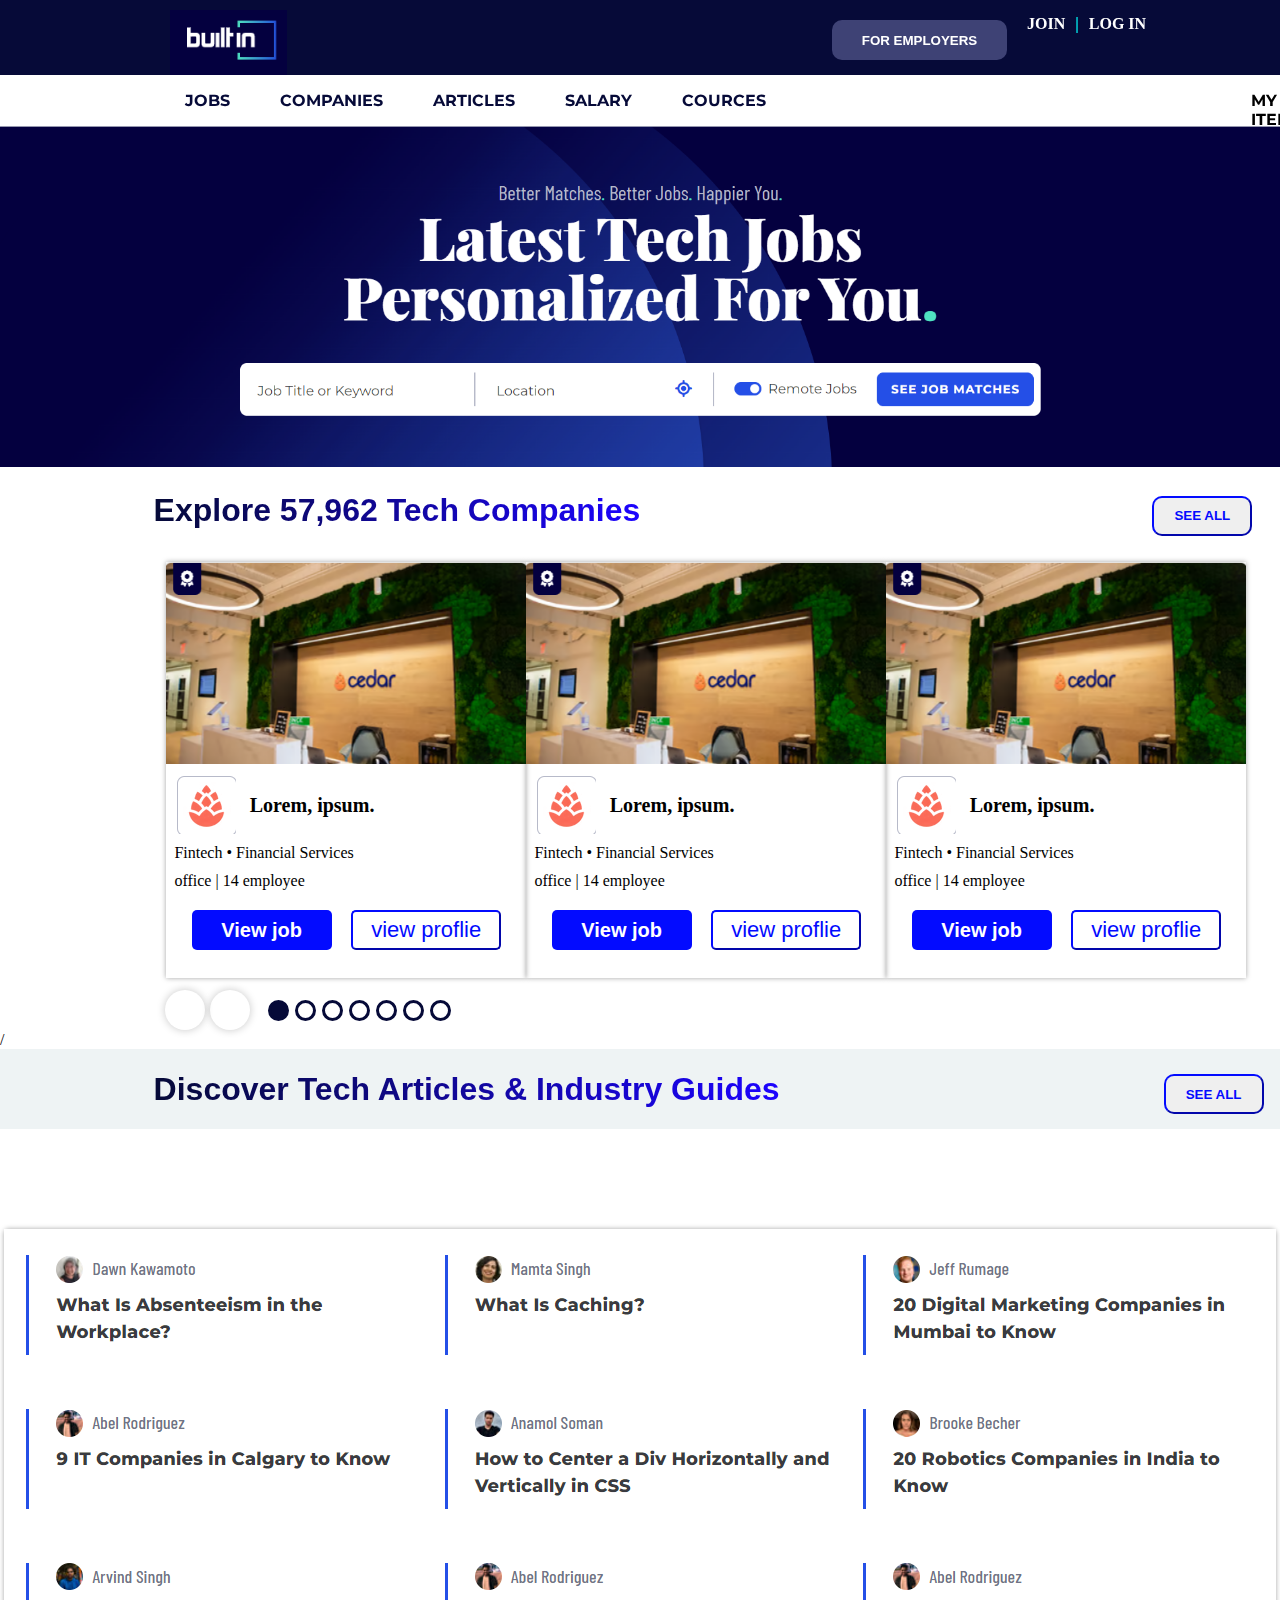
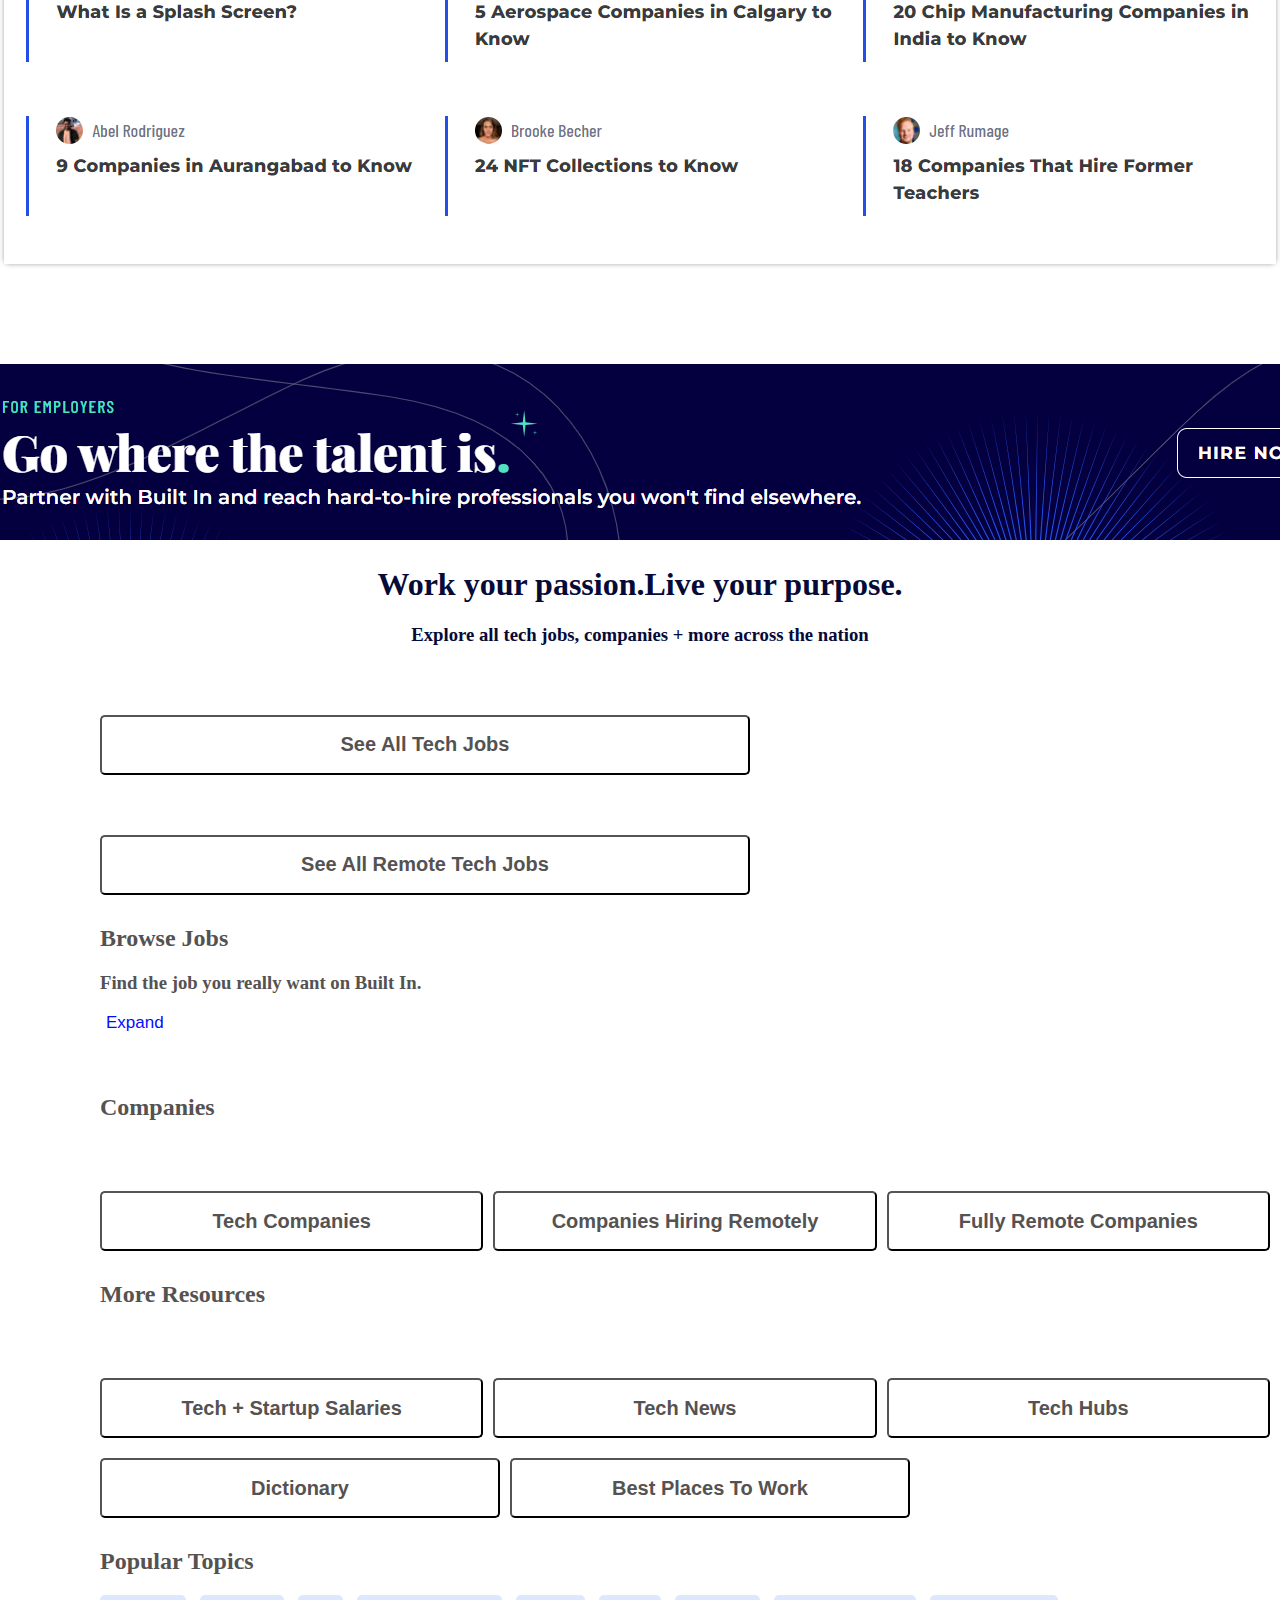
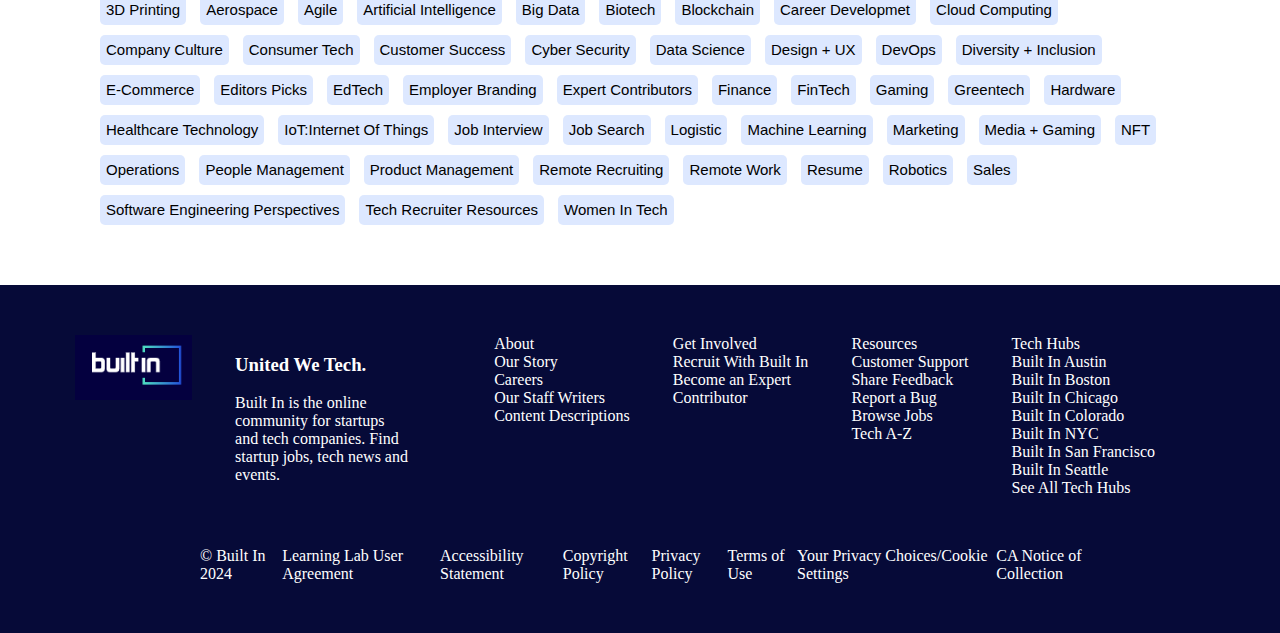
<file: Builtin Clone/index.html>
<!DOCTYPE html>
<html lang="en">
  <head>
    <meta charset="UTF-8" />
    <meta name="viewport" content="width=device-width, initial-scale=1.0" />
    <title>Document</title>

    <link rel="stylesheet" href="style.css" />

    <link
      rel="stylesheet"
      href="https://cdnjs.cloudflare.com/ajax/libs/font-awesome/6.4.2/css/all.min.css"
      integrity="sha512-z3gLpd7yknf1YoNbCzqRKc4qyor8gaKU1qmn+CShxbuBusANI9QpRohGBreCFkKxLhei6S9CQXFEbbKuqLg0DA=="
      crossorigin="anonymous"
      referrerpolicy="no-referrer"
    />
  </head>

  <body>
    <!-- navigation bar 1st -->
    <div id="top-sticky">
 
      <header id="head">
        <div>
          <img src="logo.png" alt="logo hai" class="logo" />
        </div>
       
        <i class="fa-solid fa-magnifying-glass"></i>
        <div id="headercontainer">
          <button id="searchemp">FOR EMPLOYERS</button>
          <div id="joinlogin">
            <p class="text">JOIN</p>
            <p class="line">|</p>
            <p class="text">LOG IN</p>
          </div>
        </div>
      </header>
  
      <!-- navigation bar 2nd -->
      <div id="space">
        <ul class="navsec">
          <li class="listitem">JOBS</li>
          <li class="listitem">COMPANIES</li>
          <li class="listitem">ARTICLES</li>
          <li class="listitem">SALARY</li>
          <li class="listitem">COURCES</li>
          <li><i class="fa-solid fa-heart" id="heart"></i></li>
          <li class="myitem">MY ITEMS</li>
        </ul>
      </div>
      
    </div>
    <!-- front page section -->

    <div id="fotu">
      <img src="hero.png" alt="main photu hai" id="hero-section" />
    </div>

    <div id="container">
      <h1 class="heading">Explore 57,962 Tech Companies</h1>
      <button class="seeall">
        SEE ALL <i class="fa-solid fa-arrow-right"></i>
      </button>
    </div>

    
   

    <!-- main section -->

    <div id="main-container">
        <div class="main-element">
          <img class="img-1" src="img/main-elements/a.png" alt="">
          <div class="details">
            <p><img src="img/main-elements/logo1.png" alt="" class="main-element-logo"><span> Lorem, ipsum.</span></p>
            <p>Fintech • Financial Services</p>
            <p><i class="fa-solid fa-magnifying-glass" style="color:  rgb(3, 11, 255);"></i>office |  <i class="fa-solid fa-magnifying-glass" style="color:  rgb(3, 11, 255);"></i> 14 employee</p>
            <div class="buttons"><button class="btn1">View job</button><button class="btn2">view proflie</button></div>
          </div>
        </div>
        <div class="main-element">
          <img class="img-1" src="img/main-elements/a.png" alt="">
          <div class="details">
            <p><img src="img/main-elements/logo1.png" alt="" class="main-element-logo"><span> Lorem, ipsum.</span></p>
            <p>Fintech • Financial Services</p>
            <p><i class="fa-solid fa-magnifying-glass" style="color:  rgb(3, 11, 255);"></i>office |  <i class="fa-solid fa-magnifying-glass" style="color:  rgb(3, 11, 255);"></i> 14 employee</p>
            <div class="buttons"><button class="btn1">View job</button><button class="btn2">view proflie</button></div>
          </div>
        </div>
        <div class="main-element">
          <img class="img-1" src="img/main-elements/a.png" alt="">
          <div class="details">
            <p><img src="img/main-elements/logo1.png" alt="" class="main-element-logo"><span> Lorem, ipsum.</span></p>
            <p>Fintech • Financial Services</p>
            <p><i class="fa-solid fa-magnifying-glass" style="color:  rgb(3, 11, 255);"></i>office |  <i class="fa-solid fa-magnifying-glass" style="color:  rgb(3, 11, 255);"></i> 14 employee</p>
            <div class="buttons"><button class="btn1">View job</button><button class="btn2">view proflie</button></div>
          </div>
        </div>
        
      </div>
      
      <div id="main-ele-nav">
              <div id="left-navi" class="circle-btn deactive-btn"><i class="fa-solid fa-chevron-left"></i> </div>
              <div id="right-navi" class="circle-btn"><i class="fa-solid fa-chevron-right"></i> </div>
              <div id="small-gol-container">
                <div class="small-circle active-circle"></div>
                  <div class="small-circle"></div>
                  <div class="small-circle"></div>
                  <div class="small-circle"></div>
                  <div class="small-circle"></div>
                  <div class="small-circle"></div>
                  <div class="small-circle"></div>
                </div>
      </div>
      
<!-- article section -->/
  <section id="article-section">
    <div id="articles1">
      <h1 class="heading2">Discover Tech Articles & Industry Guides</h1>
     <button class="seeall2"> SEE ALL <i class="fa-solid fa-arrow-right"></i></button>
   </div>

   <!-- <div id="articles2">

     
     <div class="article-element">

       <img class="article-image"src="img/main-elements/article1.png" alt="" >
       <div class="content">
         <p><img src="img/main-elements/article-logo1.png" alt=""> <span>
           Janice Omadeke</span></p>
         <p>A Guide to Asking Someone to Be Your Mentor</p>
         <p>Asking someone to mentor you can be a daunting task. Here’s how to do it — with templates.</p>
       </div>
      
     </div>
   

   
   <div class="article-element">

     <img class="article-image"src="img/main-elements/article1.png" alt="" >
     <div class="content">
       <p><img src="img/main-elements/article-logo1.png" alt=""> <span>
         Janice Omadeke</span></p>
       <p>A Guide to Asking Someone to Be Your Mentor</p>
       <p>Asking someone to mentor you can be a daunting task. Here’s how to do it — with templates.</p>
     </div>
    
   </div>
 

 
     <div class="article-element">

       <img class="article-image"src="img/main-elements/article1.png" alt="">
       <div class="content">
         <p><img src="img/main-elements/article-logo1.png" alt=""> <span>
           Janice Omadeke</span></p>
         <p>A Guide to Asking Someone to Be Your Mentor</p>
         <p>Asking someone to mentor you can be a daunting task. Here’s how to do it — with templates.</p>
       </div>
      
      </div> 
    </div> -->


    <div id="ssec"><img src="img/ssec.png" alt=""></div>

   <div id="banner-div" ><img src="img/banner.png" alt="" id="banner-image"></div>

  </section>
    <div id="find-job">
      <h1>Work your passion.Live your purpose.</h1>
      <h3>Explore all tech jobs, companies + more across the nation</h3>

    </div>
    <div id="jobs">
      <button class="job-button">See All Tech Jobs <i class="fa-solid fa-angles-right"></i></button>
      <button class="job-button">See All Remote Tech Jobs <i class="fa-solid fa-angles-right"></i></button>
    
    <div>
      <h2 style="color:rgb(85, 82, 82) ;">Browse Jobs</h2>
      <h3 style="color:rgb(85, 82, 82) ;">Find the job you really want on Built In.</h3>
      <button id="expand-btn">Expand <i class="fa-solid fa-angle-down"></i></button>
      <h2 style="color:rgb(85, 82, 82) ;">Companies</h2>
    </div>
    <div class="companies">
      <button class=" job-button comp-button"> Tech Companies <i class="fa-solid fa-angles-right"></i></button>
      <button class=" job-button comp-button">Companies Hiring Remotely <i class="fa-solid fa-angles-right"></i></button>
      <button class=" job-button comp-button">Fully Remote Companies <i class="fa-solid fa-angles-right"></i></button>
      
    

    </div>
    <div>
      <h2 style="color:rgb(85, 82, 82) ;">More Resources</h2>
    </div>
    <div class="companies">
      <button class="job-button comp-button"> Tech + Startup Salaries <i class="fa-solid fa-angles-right"></i></button>
      <button class="job-button comp-button"> Tech News <i class="fa-solid fa-angles-right"></i></button>
      <button class="job-button comp-button"> Tech Hubs <i class="fa-solid fa-angles-right"></i></button>
    </div>
    <div class="last-comp">
      <button class="job-button comp-button last-comp-button">Dictionary<i class="fa-solid fa-angles-right"></i></button>
      <button class="job-button comp-button last-comp-button">Best Places To Work <i class="fa-solid fa-angles-right"></i></button>
    </div>
    
      <h2 style="color:rgb(85, 82, 82) ;">Popular Topics</h2>
    <div id="topics">
      <button class="soo-many">3D Printing</button>
      <button class="soo-many">Aerospace</button>
      <button class="soo-many">Agile</button>
      <button class="soo-many">Artificial Intelligence</button>
      <button class="soo-many"> Big Data</button>
      <button class="soo-many">Biotech</button>
      <button class="soo-many">Blockchain</button>
      <button class="soo-many">Career Developmet</button>
      <button class="soo-many">Cloud Computing</button>
      <button class="soo-many">Company Culture</button>
      <button class="soo-many">Consumer Tech</button>
      <button class="soo-many">Customer Success</button>
      <button class="soo-many">Cyber Security </button>
      <button class="soo-many">Data Science</button>
      <button class="soo-many">Design + UX </button>
      <button class="soo-many">DevOps</button>
      <button class="soo-many">Diversity + Inclusion</button>
      <button class="soo-many">E-Commerce</button>
      <button class="soo-many">Editors Picks </button>
      <button class="soo-many">EdTech</button>
      <button class="soo-many">Employer Branding</button>
      <button class="soo-many">Expert Contributors</button>
      <button class="soo-many">Finance</button>
      <button class="soo-many">FinTech</button>
      <button class="soo-many">Gaming </button>
      <button class="soo-many">Greentech</button>
      <button class="soo-many">Hardware</button>
      <button class="soo-many">Healthcare Technology</button>
      <button class="soo-many">IoT:Internet Of Things </button>
      <button class="soo-many">Job Interview</button>
      <button class="soo-many">Job Search</button>
      <button class="soo-many">Logistic</button>
      <button class="soo-many">Machine Learning</button>
      <button class="soo-many">Marketing</button>
      <button class="soo-many">Media + Gaming</button>
      <button class="soo-many">NFT</button>
      <button class="soo-many">Operations</button>
      <button class="soo-many">People Management</button>
      <button class="soo-many">Product Management</button>
      <button class="soo-many">Remote Recruiting</button>
      <button class="soo-many">Remote Work</button>
      <button class="soo-many">Resume</button>
      <button class="soo-many">Robotics</button>
      <button class="soo-many">Sales</button>
      <button class="soo-many">Software Engineering Perspectives</button>
      <button class="soo-many">Tech Recruiter Resources</button>
      <button class="soo-many">Women In Tech </button>
    </div>
    

  </div>


    <div id="all-links">
      <div id="all-links-element">
        <div>
          <img src="logo.png" alt="logo hai" class="logo2" />
        </div>
        <div id="united">
          <h3>United We Tech.</h3>
          <p>Built In is the online</p>
          <p>community for startups</p>
          <p>and tech companies. Find</p>
          <p>startup jobs, tech news and</p>
          <p>events.</p>
        </div>
        <div id="social-media">
          <i class="fa-brands fa-facebook"></i>
          <i class="fa-brands fa-twitter"></i>
          <i class="fa-brands fa-instagram"></i>
          <i class="fa-brands fa-linkedin"></i>
        </div>
      <div class="list">
          <p style="font-weight:200px">About </p>
          <p>Our Story</p>
          <p>Careers</p>
          <p>Our Staff Writers</p>
          <p>Content Descriptions</p>
      </div>
      <div class="list">
        <p style="font-weight:20px">Get Involved </p>
        <p>Recruit With Built In</p>
        <p>Become an Expert </p>
        <p>Contributor</p>
        
    </div>
    <div class="list">
      <p style="font-weight:20px">Resources</p>
      <p>Customer Support</p>
      <p>Share Feedback</p>
      <p>Report a Bug</p>
      <p>Browse Jobs</p>
      <p>Tech A-Z</p>
  </div>

  <div class="list">
    <p style="font-weight:100px">Tech Hubs    </p>
    <p>Built In Austin</p>
    <p>Built In Boston</p>
    <p>Built In Chicago</p>
    <p>Built In Colorado</p>
    <p>Built In NYC</p>
    <p>Built In San Francisco</p>
    <p>Built In Seattle</p>
    <p>See All Tech Hubs</p>
</div>
</div>
<div id="numbering">
  <p>© Built In 2024</p>
  <p>Learning Lab User Agreement</p>
  <p>Accessibility Statement</p>
  <p>Copyright Policy</p>
  <p>Privacy Policy</p>
  <p>Terms of Use</p>
  <p>Your Privacy Choices/Cookie Settings</p>
  <p>CA Notice of Collection</p>
  <p></p>
</div>
    </div>

  </body>
</html>
</file>
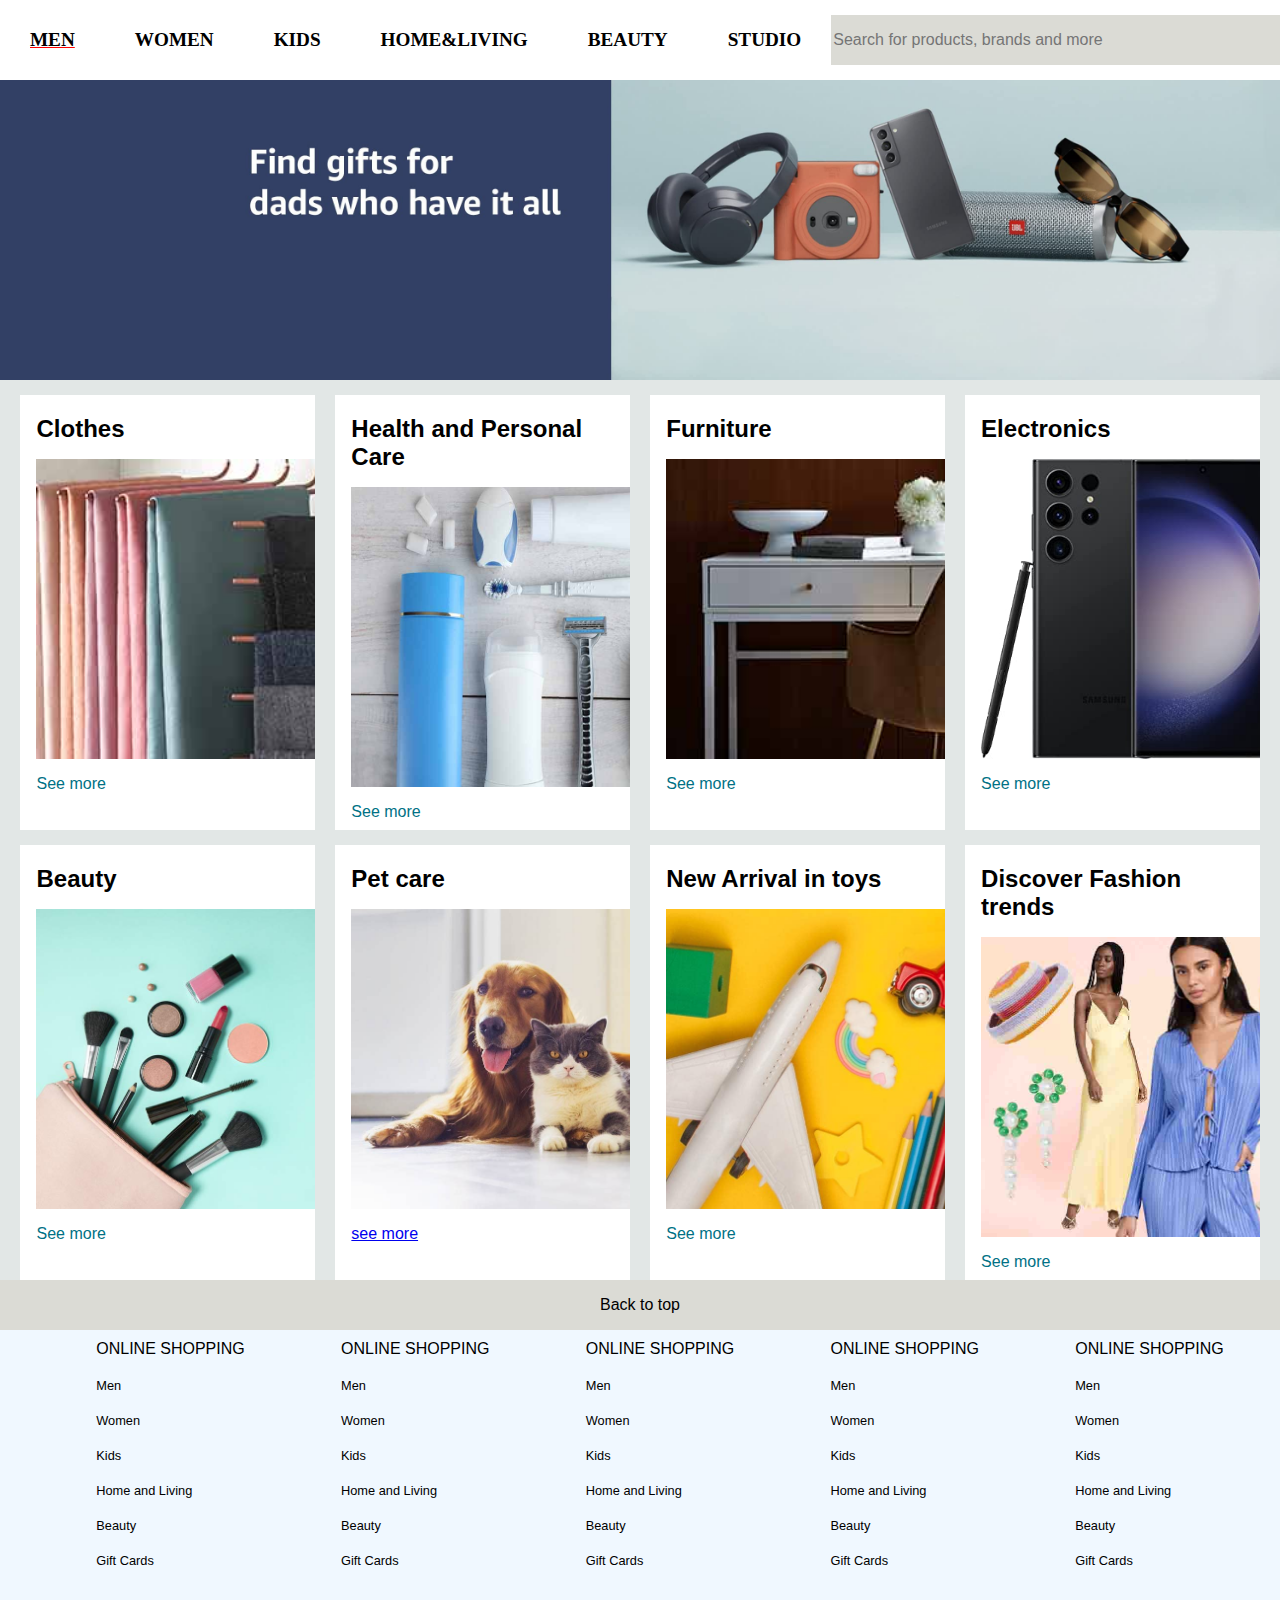
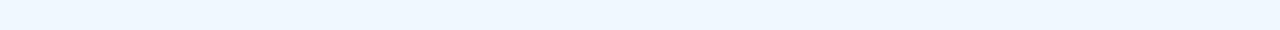
<file: Myntra clone/index.html>
<!DOCTYPE html>
<html lang="en">
  <head>
    <meta charset="UTF-8" />
    <meta name="viewport" content="width=device-width, initial-scale=1.0" />
    <title>Myntra</title>
    <link
      rel="stylesheet"
      href="https://cdnjs.cloudflare.com/ajax/libs/font-awesome/6.4.2/css/all.min.css"
      integrity="sha512-z3gLpd7yknf1YoNbCzqRKc4qyor8gaKU1qmn+CShxbuBusANI9QpRohGBreCFkKxLhei6S9CQXFEbbKuqLg0DA=="
      crossorigin="anonymous"
      referrerpolicy="no-referrer"
    />
    <link rel="stylesheet" href="style.css" />
  </head>
  <body>
    <header id="header">
      <div class="navbar">
        <div class="nav-logo">
          <div class="logo"></div>
        </div>

        <div class="nav-men">
          <p class="men hl">MEN</p>
        </div>
        <div class="nav-women">
          <p class="women hl">WOMEN</p>
        </div>
        <div class="nav-kids">
          <p class="kids hl">KIDS</p>
        </div>
        <div class="nav-hl">
          <p class="hl">HOME&LIVING</p>
        </div>
        <div class="nav-beauty">
          <p class="beauty hl">BEAUTY</p>
        </div>
        <div class="nav-studio">
          <p class="studio hl">STUDIO</p>
        </div>
        <div class="nav-search">
          <div class="search-icon">
            <i class="fa-solid fa-magnifying-glass"></i>
          </div>
          <input
            placeholder="Search for products, brands and more"
            class="search-input"
          />
        </div>
        <div class="nav-profile">
          <i class="fa-regular fa-user"></i>
          <p class="pro">Profile</p>
        </div>
        <div class="nav-wishlist">
          <i class="fa-regular fa-heart"></i>
          <p class="wis">Wishlist</p>
        </div>
        <div class="nav-bag">
          <i class="fa-solid fa-bag-shopping"></i>
          <p class="bag">Bag</p>
        </div>
      </div>
    </header>
    <div class="hero-section"></div>
    <div class="shop-section">
      <div class="box1">
        <div class="box-content">
          <h2> Clothes </h2>
          <div class="box1-img" style="background-image: url('box1_image.jpg');"></div>
          <p>See more</p>
        </div>
      </div>
      <div class="box1">
        <div class="box-content">
            <h2>Health and Personal Care</h2>
            <div class="box1-img" style="background-image: url('box2_image.jpg');"></div>
            <p>See more</p>
          </div>
      </div>
      <div class="box1">
        <div class="box-content">
            <h2>Furniture</h2>
            <div class="box1-img" style="background-image: url('box3_image.jpg');"></div>
            <p>See more</p>
          </div>
      </div>
      <div class="box1">
        <div class="box-content">
            <h2>Electronics</h2>
            <div class="box1-img" style="background-image: url('box4_image.jpg');"></div>
            <p>See more</p>
          </div>
      </div>
      <div class="box1">
        <div class="box-content">
          <h2>Beauty</h2>
          <div class="box1-img" style="background-image: url('box5_image.jpg');"></div>
          <p>See more</p>
        </div>
      </div>
      <div class="box1">
        <div class="box-content">
            <h2>Pet care</h2>
            <div class="box1-img" style="background-image: url('box6_image.jpg');"></div>
            <a href="https://www.google.com" target:"_blank">see more</a>
            
          </div>
      </div>
      <div class="box1">
        <div class="box-content">
            <h2>New Arrival in toys</h2>
            <div class="box1-img" style="background-image: url('box7_image.jpg');"></div>
            <p>See more</p>
          </div>
      </div>
      <div class="box1">
        <div class="box-content">
            <h2>Discover Fashion trends</h2>
            <div class="box1-img" style="background-image: url('box8_image.jpg');"></div>
            <p>See more</p>
          </div>
      </div>
      
        </div>
     
    </div>
    <footer>
        <div class="foot-pannel-1">
            Back to top
        </div>
        <div class="foot-pannel2">
            <ul>
                <p>ONLINE SHOPPING</p>
                <a>Men</a>
                <a>Women</a>
                <a>Kids</a>
                <a>Home and Living</a>
                <a>Beauty</a>
                <a>Gift Cards</a>
            </ul>
            <ul>
                <p>ONLINE SHOPPING</p>
                <a>Men</a>
                <a>Women</a>
                <a>Kids</a>
                <a>Home and Living</a>
                <a>Beauty</a>
                <a>Gift Cards</a>
            </ul>
            <ul>
                <p>ONLINE SHOPPING</p>
                <a>Men</a>
                <a>Women</a>
                <a>Kids</a>
                <a>Home and Living</a>
                <a>Beauty</a>
                <a>Gift Cards</a>
            </ul>
            <ul>
                <p>ONLINE SHOPPING</p>
                <a>Men</a>
                <a>Women</a>
                <a>Kids</a>
                <a>Home and Living</a>
                <a>Beauty</a>
                <a>Gift Cards</a>
            </ul>
            <ul>
                <p>ONLINE SHOPPING</p>
                <a>Men</a>
                <a>Women</a>
                <a>Kids</a>
                <a>Home and Living</a>
                <a>Beauty</a>
                <a>Gift Cards</a>
            </ul>
        </div>
    </footer>
  </body>
</html>
</file>
<file: Builtin Clone/style.css>
@import url('https://fonts.googleapis.com/css2?family=Montserrat:ital,wght@0,100..900;1,100..900&display=swap');
body{
    margin:0%;
    padding: 0%;
    width: 100%;
}

p{
    margin: 0;
}


#head{
    background-color: rgb(6, 10, 56);
    height: 75px;
    width: 100%;
    /* position: fixed; */
    display: flex;
   
}
#searchemp{
    background-color: rgb(62, 66, 117); 
    color: white;
    border-radius: 10px;
    border: none;
    font-weight: bolder;
    margin-right: 20px;
    margin-top: 20px;
    height: 40px;
    width: 175px;
   
    
}
#joinlogin{
    display: flex;
    font-weight: bolder;
    /* margin-right: 250px; */
    margin-top: 15px;
    font-size: medium;
    
}
#headercontainer{
    display: flex;
    justify-content: right;
    /* justify-items: center; */
    position: absolute;
    margin-left: 65vw;
   
   
}
.line{
    color: aqua;
    margin-right: 10px;
    margin-left: 10px;
}
.text{
    color: white;
   
}
#head i{
    color: white;
    margin-top: 30px;
    margin-right: 25px;
    margin-left:43vw;
    /* position: absolute; */
   
}
.logo{
    height: 65px;
    margin-left: 170px;
    margin-top: 10px;
}
.navsec{
    display: flex;
    list-style: none;
    
}
.listitem{
    margin-left: 50px;
    font-weight: bolder;
    color: rgb(6, 10, 56);
}
#space{
    font-family: Montserrat;
    margin-left: 95px;
    font-size: medium;
    height: 35px;
}
.myitem{
    margin-left: 485px;
    font-weight: bolder;
    font-size: medium;
    
}
#heart{
    color: rgb(236, 59, 130);
    margin-left: 460px;
    margin-top: 1px;
    position: absolute;
}
#herosection{
    height: 415px;
    /* width: 1535px;*/
} 
.heading{
    background-image: linear-gradient(to right, rgb(6, 10, 56) , rgb(28, 3, 255));
    background-clip: text;
    -webkit-text-fill-color: transparent;
    font-family: sans-serif;
    margin-left: 12vw;
    font-weight: 800;
    
}
.seeall{
    border-color: rgb(3, 11, 255);
    border-radius: 10px;
    color:   rgb(3, 11, 255);
    height: 40px;
    width: 100px;
    font-weight: bolder;
    margin-top: 25px;
    margin-left: 40vw;
}
#container{
    display: flex;   
}
/* ----------------------------------------------------- yash edits */

#hero-section{
    width: 100%;
}
#main-container{
    width: 74%;
    display: flex;
    justify-content: space-between;
    margin: 12px auto;
}

.main-element .img-1{
    width: 360px;
}

.main-element {
    width: 360px;
    box-shadow: 0px 0px 5px rgba(0, 0, 0, 0.358);
}

.main-element .details{
    padding: 8px;
}
.main-element .details p{
    margin-bottom: 10px;
}

.main-element .details p:nth-child(1){
    width: 200px;
    display: flex;
    align-items: center;
    justify-content: space-between;
    font-weight: bold;
    font-size:20px;
}
.main-element .details .buttons{
    width: 90%;
    margin: 20px auto;
    display: flex;
    justify-content: space-between;
}
.main-element .details .buttons .btn1{
    width: 140px;
    height: 40px;
    border-radius: 5px;
    border: none;
    background-color: rgb(3, 11, 255) ;
    color: white;
    font-weight: 700;
    font-size: 20px;
    padding: 0px auto;
}

.main-element .details .buttons .btn2{
    height: 40px;
    width: 150px;
    border-radius: 5px;
    border-color:  rgb(3, 11, 255);
    background-color: white;
    color: rgb(3, 11, 255) ;
    font-weight: 500;
    font-size: 22px;
}

/* main k neeche k navigator buttons */
#main-ele-nav { 
    margin-left: 12.5%  ;
    display: flex;
}
/* vanshii give this class to both buttons then see magic ok do m eetne khana lkr aya aloooo,sunooohn konse btn? */
.circle-btn{
    margin-left: 5px;
    width: 40px;
    height: 40px;
    border-radius: 50%;
    box-shadow: 0 0 8px rgba(0, 0, 0, 0.221);  
    display: flex;
    justify-content: center;
    align-items: center;
    color: rgb(3, 11, 255);   /* x-axis y-axis size color(choose rgba since it has a- alpha which is opacity */
}
.deactive-btn{
    color: rgba(3, 11, 255, 0.308);       
}
#small-gol-container{
    display: flex; 
    padding: 10px 15px;
}


.small-circle{
    width: 15px;
    height: 15px;
    margin: 0 3px;
    border-radius: 50%;
    border: 3px solid  rgb(6, 10, 56);
}
.active-circle{
    background-color:  rgb(6, 10, 56);
}

/* #left-navi{
/* dekho classes jitni bhi dege unn sbhi mentioned classes ki properties combine ho jygi us element k liye , to isme sirft active nhi h balki dono classes combing h smjhi? */
/* yrr jvab na chahiye tha ? chahiye ths "any response"jj aagya smjh hehe m wait kr rha hu e likh kr btao........btaoooooooooo aur m likh na ri ,,hehe 
    width: 20px;
    height: 20px;
    box-shadow: 0 0 2px rgba(0, 0, 0, 0.221);
    border-radius: 50%;
    display: flex;
    justify-content: center;
    align-items: center;
}
#right-navi{
    width: 20px;
    height: 20px;
    box-shadow: 0 0 2px rgba(0, 0, 0, 0.221);
    border-radius: 50%;
    display: flex;
    justify-content: center;
    align-items: center;
} */ 




.heading2{
    background-image: linear-gradient(to right, rgb(6, 10, 56) , rgb(28, 3, 255));
    background-clip: text;
    -webkit-text-fill-color: transparent;
    font-family: sans-serif;
    margin-left: 12vw;
    font-weight: 800;
}
.seeall2{
    border-color: rgb(3, 11, 255);
    border-radius: 10px;
    color:   rgb(3, 11, 255);
    height: 40px;
    width: 100px;
    font-weight: bolder;
    margin-top: 25px;
    margin-left: 30vw;
}
#articles1{
    display: flex;   
    background-color: rgb(238, 243, 244);
    width: 100%;
}

#articles2{
    display: flex;
    background-color: rgb(238, 243, 244);
    width: 60%;
    justify-content: space-between;
}
/* 
#articles.article-element{
    background-color: white;
    width: 400px;
}

#articles.article-element.content{
    background-color: white;
    width: 400px;
} */

.article-element{
    background-color:white;
    width: 360px;
    box-shadow: 0px 0px 5px rgba(0, 0, 0, 0.358);
}
/* .article-img{
    width: 360px;
} */

.article-image{
    width:360px;
}
.article-element.content{
    padding: 8px;
    box-sizing: border-box;
}
.article-element.content.p{
    margin-bottom: 10px;
}
section#article-section{
    display: flex;
    flex-direction: column;            /* do you know this property */
    justify-content: center;
    align-items: center;
}

#ssec{
    box-shadow: 0px 0px 5px  rgba(0, 0, 0, 0.358);
    display: flex;
    justify-content: center;
    border-radius: 5px;
    margin-top: 100px ;
    margin-bottom: 50px;
}

#banner-image{
    margin-left: 50px;
    margin-top: 50px;

}

#banner{
    background-color:rgb(238, 243, 244);
}
#find-job{
    text-align: center;
    color: rgb(6, 10, 56);

}
#jobs{
    margin-left: 100px;
}
.job-button{
    width: 650px;
    height: 60px;
    border-radius: 5px;
    color:rgb(85, 82, 82);
    background-color: white;
    border-color: black;
    /* display: flex;
    justify-content: space-between;
    justify-items: center; */
    font-size: 20px;
    font-weight: bold;
    margin: 50px 10px 10px 0px;
}
#expand-btn{
    color:  rgb(3, 11, 255);
    border: none;
    font-size: 17px;
    background-color: white;
    margin-bottom: 40px;
}
.companies{
    /* margin: 10px 0px 20px 0px; */
    display: flex;
    width: 100%;
}
.comp-button{
    width: 400px;
    
   
}
.last-comp{
 display: flex;
}
.last-comp-button{
   
   
    margin: 10px 10px 10px 0px;

   }

   #topics{
    margin-right: 100px;
    margin-bottom: 50px;
   }
.soo-many{
    
    border-radius: 5px;
    border: none;
    background-color: rgba(217, 229, 255, 0.89);
    height: 30px;
    margin-bottom: 10px;
    font-size: 15px;
    margin-right: 10px;

}

#all-links{
    
    padding-right: 50px;
    padding-top: 50px;
    padding-bottom: 50px;
    background-color: rgb(6, 10, 56);
    color: white;
    
}

.logo2{
    height: 65px;
}
   
#all-links-element{
    margin-left:75px;
    margin-right: 75px;
    display: flex;
    justify-content: space-between;
}
#numbering{
    display: flex;
    justify-content: space-between;
    width: 75%;
    margin-left: 200px;
    margin-top: 50px;
}

#united{
    color: white;
    
}
#social-media{
    color: white;
}


/* --------------------------- */
/* maine jo upr header h and vo dil wala usko builtin pr dekha vo sticky h to usko mne ek div m daal dia id: top-sticky */

#top-sticky{
    position: sticky;
    left: 0;
    top: 0;
    background-color: white;
}
</file>
<file: Myntra clone/style.css>
/* #left img {
    width: 23px;
    height: 23px;
} */
*{
    margin:0;
    font-family:Arial;
    border:border-box;
}
#header{
    position: sticky;
    top:0;
    left:0;
}
.navbar{
    height: 80px;
    background-color: white;
    color: black;
    display: flex;
    align-items: center; 
}
.nav-logo{
    height: 70px;
    width: 100px;
}
.logo{
    background-image: url("myn_logo.cms");
    background-size: cover;
    height: 70px;
    width: 100%;
}
.men{
    font-family: "Monaco";
    padding: 30px;
    font-size: 0.8rem;
    font-weight:bold;
}
.men:hover{
    cursor: pointer;
    text-decoration: underline;
    text-decoration-color: red;
}
.women{
    font-family: "Monaco";
    padding: 30px;
    font-size: 0.8rem;
    font-weight:bold;
}
.women:hover{
    cursor: pointer;
    text-decoration: underline;
    text-decoration-color: red;
}
.kids{
    font-family: "Monaco";
    padding: 30px;
    font-size: 0.8rem;
    font-weight:bold;
}
.kids:hover{
    cursor: pointer;
    text-decoration: underline;
    text-decoration-color: red;
}
.hl{
    font-family: "Monaco";
    padding: 30px;
    font-size: 1.2rem;
    
    font-weight:bold;
}
.hl:hover{
    cursor: pointer;
    text-decoration: underline;
    text-decoration-color: red;
}
.beauty:hover{
    cursor: pointer;
    text-decoration: underline;
    text-decoration-color: red;
}
.studio:hover{
    cursor: pointer;
    text-decoration:underline;
    text-decoration-color: red;
}


.nav-search{
    display: flex;
    justify-content: space-evenly;
    width: 600px;
    height: 50px; 
    background-color:rgb(219, 219, 213); 
}
.search-input{
    width:450px;
    height: 30px;
    padding-top: 10px;
    text-align:justify;
    font-size: 1rem;
    background-color:rgb(219, 219, 213);   
    border: none;
    color: black;
}
.search-icon{
    padding-top:15px;
    justify-content: center;
    align-items: centre;
}
.nav-profile{
    padding:20px ;
}
.nav-wishlist{
    padding-right:20px ;
}
.pro{
    font-size: 0.6rem;
}
.wis{
    font-size: 0.6rem;
}
.bag{
    font-size: 0.6rem;
}

/* .navbar div p:hover::after{
    content: "";
    background-color: black;
    height: 2px;
    width: 4px;
    left: 30px;
    bottom: -30px;
} */
.hero-section{
    background-image: url("hero_image.jpg");
    background-size: cover;
    height:300px ;
    
}
.shop-section{
    display: flex;
    flex-wrap: wrap;
    justify-content: space-evenly;
    background-color: #e2e7e6;
}
.box1{
   height: 400px; 
   width: 23% ;
   background-color: white;
   padding: 20px 0px 15px;
   margin-top: 15px;
}
.box1-img{
   
    height: 300px;
    background-size: cover;
    margin-top: 1rem;
    margin-bottom:1rem;

}
.box-content{
    margin-left: 1rem;
    margin-right: irem;
}
.box-content p{
    color: #007185 ;
}
footor{
    margin-top: 15px;
}
.foot-pannel-1{
    background-color: rgb(219, 219, 213);
    height: 50px;
    display: flex;
    justify-content: center;
    align-items: center;
    font-size: 1rem;

}
.foot-pannel2{
    background-color: aliceblue;
    height: 300px;
    display: flex;
    justify-content: space-evenly;
}
ul{
    margin-top: 10px;
}
ul a{
    display: block;
    font-size: 0.8rem;
    margin-top: 20px;
}
</file>
